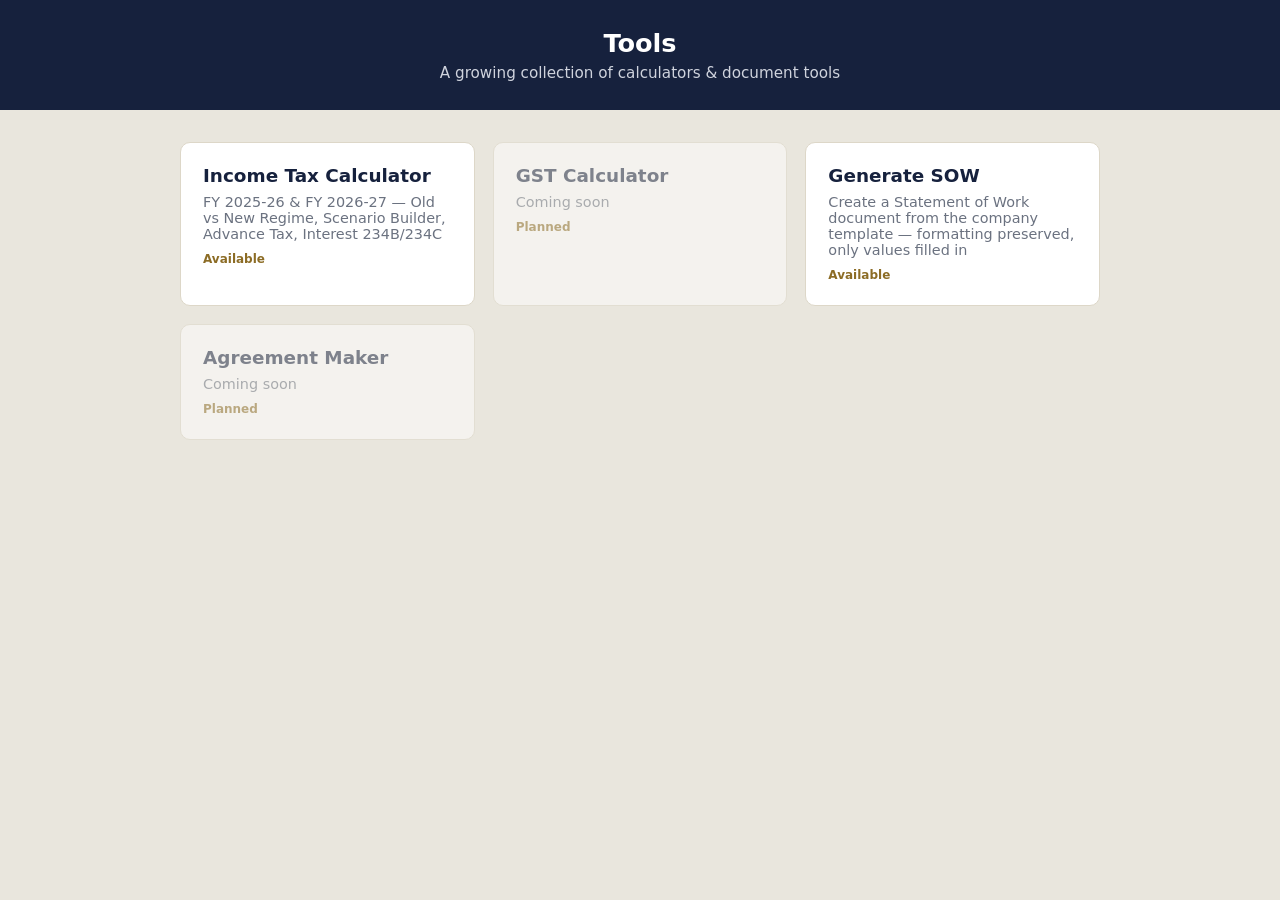
<file: index.html>
<!DOCTYPE html>
<html lang="en">
<head>
<meta charset="UTF-8" />
<meta name="viewport" content="width=device-width, initial-scale=1.0" />
<title>Tools — Tax, GST & More</title>
<link rel="stylesheet" href="shared/theme.css" />
<style>
  .hub-header {
    background: var(--navy);
    color: #fff;
    padding: 28px 24px;
    text-align: center;
  }
  .hub-header h1 { margin: 0 0 6px; font-size: 1.6rem; }
  .hub-header p { margin: 0; color: #cfd3dd; font-size: 0.95rem; }
  .hub-grid {
    max-width: 960px;
    margin: 32px auto;
    padding: 0 20px;
    display: grid;
    grid-template-columns: repeat(auto-fit, minmax(220px, 1fr));
    gap: 18px;
  }
  .tool-card {
    background: var(--card);
    border: 1px solid var(--border);
    border-radius: var(--radius);
    padding: 22px;
    transition: transform 0.15s ease, box-shadow 0.15s ease;
  }
  .tool-card:hover {
    transform: translateY(-3px);
    box-shadow: 0 6px 16px rgba(0,0,0,0.08);
  }
  .tool-card h2 { margin: 0 0 8px; font-size: 1.15rem; color: var(--navy); }
  .tool-card p { margin: 0; color: var(--muted); font-size: 0.9rem; }
  .tool-card.disabled { opacity: 0.5; cursor: default; }
  .tool-card.disabled:hover { transform: none; box-shadow: none; }
  .tag {
    display: inline-block;
    margin-top: 10px;
    font-size: 0.75rem;
    color: var(--gold-dark);
    font-weight: 600;
  }
</style>
</head>
<body>

<div class="hub-header">
  <h1>Tools</h1>
  <p>A growing collection of calculators &amp; document tools</p>
</div>

<div class="hub-grid">
  <a class="tool-card" href="tools/tax-calculator/index.html">
    <h2>Income Tax Calculator</h2>
    <p>FY 2025-26 &amp; FY 2026-27 — Old vs New Regime, Scenario Builder, Advance Tax, Interest 234B/234C</p>
    <span class="tag">Available</span>
  </a>

  <div class="tool-card disabled">
    <h2>GST Calculator</h2>
    <p>Coming soon</p>
    <span class="tag">Planned</span>
  </div>

  <a class="tool-card" href="tools/sow-generator/index.html">
    <h2>Generate SOW</h2>
    <p>Create a Statement of Work document from the company template — formatting preserved, only values filled in</p>
    <span class="tag">Available</span>
  </a>

  <div class="tool-card disabled">
    <h2>Agreement Maker</h2>
    <p>Coming soon</p>
    <span class="tag">Planned</span>
  </div>
</div>

</body>
</html>
</file>
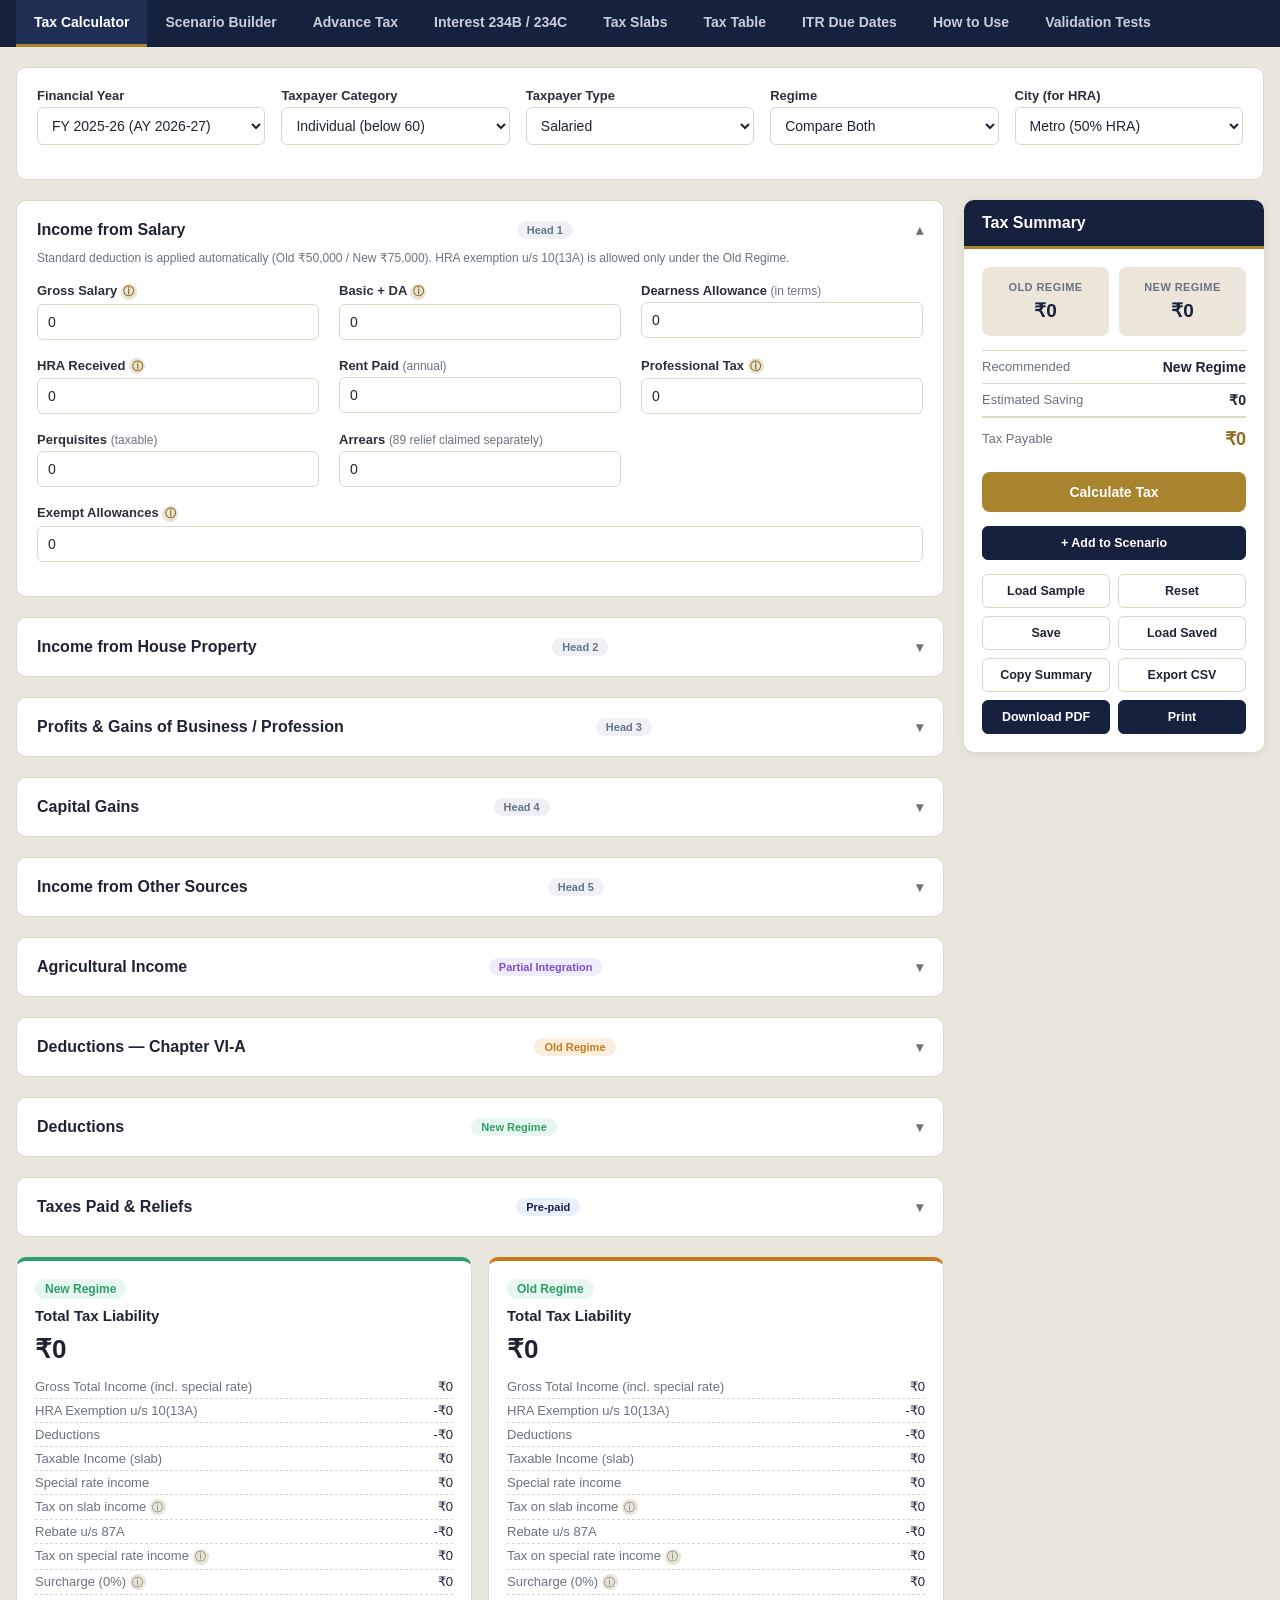
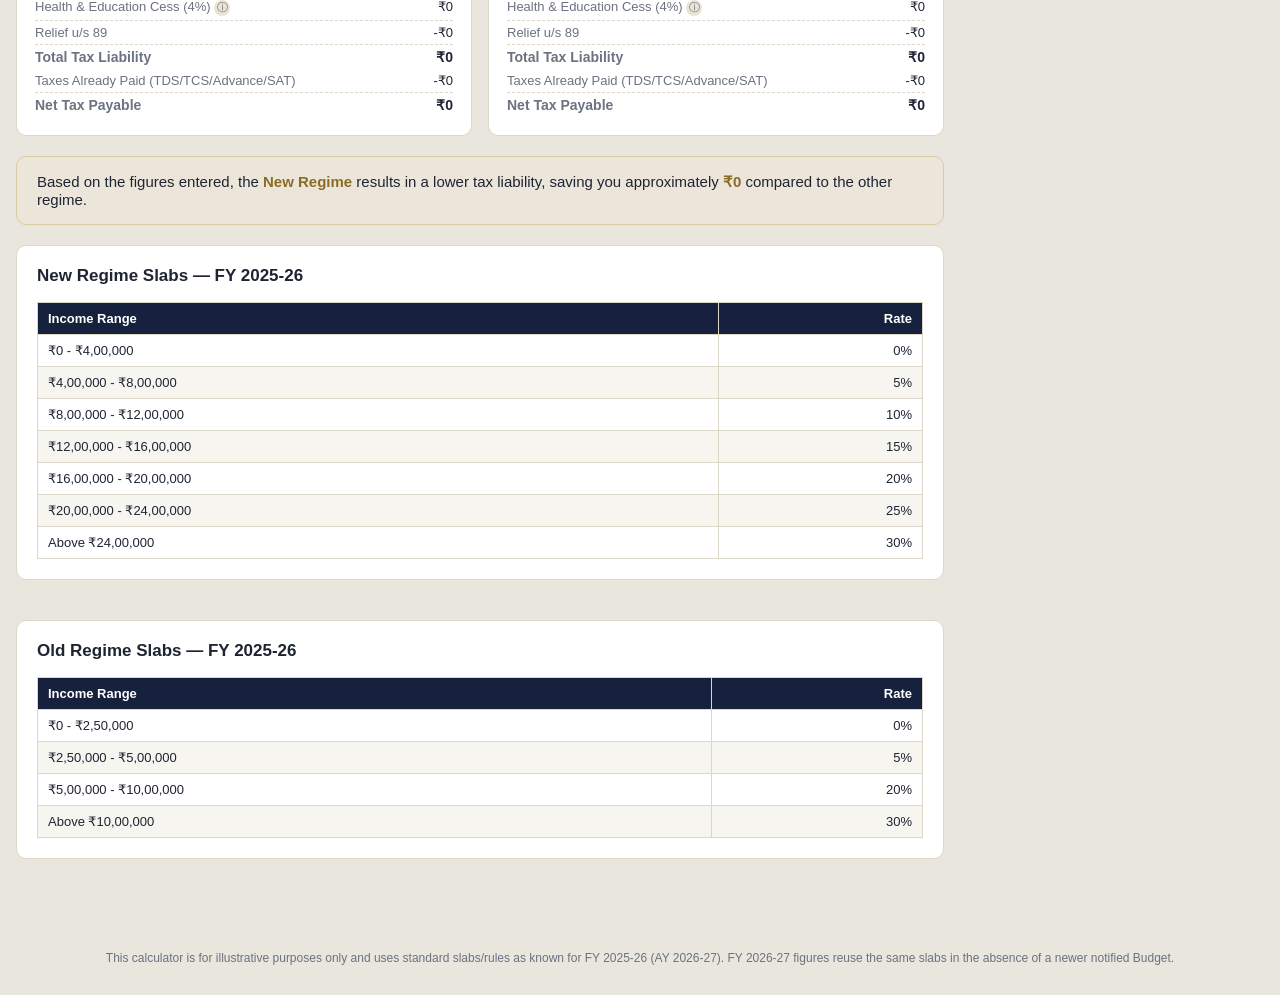
<file: tools/tax-calculator/index.html>
<!DOCTYPE html>
<html lang="en">
<head>
<meta charset="UTF-8" />
<meta name="viewport" content="width=device-width, initial-scale=1.0" />
<title>Income Tax Calculator — FY 2025-26 & FY 2026-27 | Old vs New Regime</title>
<link rel="stylesheet" href="style.css" />
</head>
<body>

<nav class="tabnav">
  <button class="tab-btn active" data-tab="calculator">Tax Calculator</button>
  <button class="tab-btn" data-tab="scenarios">Scenario Builder</button>
  <button class="tab-btn" data-tab="advance">Advance Tax</button>
  <button class="tab-btn" data-tab="interest">Interest 234B / 234C</button>
  <button class="tab-btn" data-tab="slabs">Tax Slabs</button>
  <button class="tab-btn" data-tab="table">Tax Table</button>
  <button class="tab-btn" data-tab="duedates">ITR Due Dates</button>
  <button class="tab-btn" data-tab="howto">How to Use</button>
  <button class="tab-btn" data-tab="tests">Validation Tests</button>
</nav>

<div class="wrap">

<!-- ============================== TAX CALCULATOR ============================== -->
<section class="tab-panel" id="tab-calculator">

  <div class="card controls controls-5">
    <div class="field">
      <label for="fy">Financial Year</label>
      <select id="fy">
        <option value="2025-26">FY 2025-26 (AY 2026-27)</option>
        <option value="2026-27">FY 2026-27 (AY 2027-28)</option>
      </select>
    </div>
    <div class="field">
      <label for="age">Taxpayer Category</label>
      <select id="age">
        <option value="below60">Individual (below 60)</option>
        <option value="senior">Senior Citizen (60–79)</option>
        <option value="supersenior">Super Senior (80+)</option>
        <option value="nonresident">Non-Resident</option>
        <option value="huf">HUF</option>
        <option value="aopboi">AOP / BOI</option>
        <option value="ajp">Artificial Juridical Person</option>
      </select>
    </div>
    <div class="field">
      <label for="taxpayerType">Taxpayer Type</label>
      <select id="taxpayerType">
        <option value="salaried">Salaried</option>
        <option value="pensioner">Pensioner</option>
        <option value="business">Business / Professional</option>
        <option value="other">Other</option>
      </select>
    </div>
    <div class="field">
      <label for="regimeToggle">Regime</label>
      <select id="regimeToggle">
        <option value="both">Compare Both</option>
        <option value="new">New Regime</option>
        <option value="old">Old Regime</option>
      </select>
    </div>
    <div class="field">
      <label for="metroCity">City (for HRA)</label>
      <select id="metroCity">
        <option value="metro">Metro (50% HRA)</option>
        <option value="nonmetro">Non-Metro (40% HRA)</option>
      </select>
    </div>
  </div>

  <div class="calc-layout">
    <div class="calc-main">

      <!-- HEAD 1: SALARY -->
      <details class="card accordion" open>
        <summary><span>Income from Salary</span><span class="head-tag">Head 1</span></summary>
        <p class="section-note">Standard deduction is applied automatically (Old ₹50,000 / New ₹75,000). HRA exemption u/s 10(13A) is allowed only under the Old Regime.</p>
        <div class="two-col">
          <div class="field">
            <label for="grossSalary">Gross Salary <span class="info-i" title="Bonus / Special Allowance / other components not itemised below">ⓘ</span></label>
            <input type="text" inputmode="numeric" autocomplete="off" class="money-input" id="grossSalary" value="0" />
          </div>
          <div class="field">
            <label for="basicDA">Basic + DA <span class="info-i" title="Forming part of salary; used as the base for HRA exemption">ⓘ</span></label>
            <input type="text" inputmode="numeric" autocomplete="off" class="money-input" id="basicDA" value="0" />
          </div>
          <div class="field">
            <label for="daTerms">Dearness Allowance <span class="hint">(in terms)</span></label>
            <input type="text" inputmode="numeric" autocomplete="off" class="money-input" id="daTerms" value="0" />
          </div>
          <div class="field">
            <label for="hraReceived">HRA Received <span class="info-i" title="Used with Basic+DA, Rent Paid, and City to compute the HRA exemption u/s 10(13A) — Old Regime only.">ⓘ</span></label>
            <input type="text" inputmode="numeric" autocomplete="off" class="money-input" id="hraReceived" value="0" />
          </div>
          <div class="field">
            <label for="rentPaid">Rent Paid <span class="hint">(annual)</span></label>
            <input type="text" inputmode="numeric" autocomplete="off" class="money-input" id="rentPaid" value="0" />
          </div>
          <div class="field">
            <label for="professionalTax">Professional Tax <span class="info-i" title="u/s 16(iii) — deductible only under the Old Regime">ⓘ</span></label>
            <input type="text" inputmode="numeric" autocomplete="off" class="money-input" id="professionalTax" value="0" />
          </div>
          <div class="field">
            <label for="perquisites">Perquisites <span class="hint">(taxable)</span></label>
            <input type="text" inputmode="numeric" autocomplete="off" class="money-input" id="perquisites" value="0" />
          </div>
          <div class="field">
            <label for="arrears">Arrears <span class="hint">(89 relief claimed separately)</span></label>
            <input type="text" inputmode="numeric" autocomplete="off" class="money-input" id="arrears" value="0" />
          </div>
          <div class="field full">
            <label for="exemptAllowances">Exempt Allowances <span class="info-i" title="u/s 10 — e.g. LTA, conveyance; allowed in both regimes">ⓘ</span></label>
            <input type="text" inputmode="numeric" autocomplete="off" class="money-input" id="exemptAllowances" value="0" />
          </div>
        </div>
      </details>

      <!-- HEAD 2: HOUSE PROPERTY -->
      <details class="card accordion">
        <summary><span>Income from House Property</span><span class="head-tag">Head 2</span></summary>
        <p class="section-note">Self-occupied interest u/s 24(b) is capped at ₹2,00,000 and allowed under the Old Regime only. Loss set-off against other heads is restricted to ₹2,00,000.</p>
        <div class="field">
          <label for="selfOccupiedInterest">Self-Occupied Property — Interest on Housing Loan u/s 24(b)</label>
          <input type="text" inputmode="numeric" autocomplete="off" class="money-input" id="selfOccupiedInterest" value="0" />
        </div>
        <div class="two-col">
          <div class="field">
            <label for="letOutRent">Let-Out — Gross Annual Rent</label>
            <input type="text" inputmode="numeric" autocomplete="off" class="money-input" id="letOutRent" value="0" />
          </div>
          <div class="field">
            <label for="municipalTax">Municipal Taxes Paid</label>
            <input type="text" inputmode="numeric" autocomplete="off" class="money-input" id="municipalTax" value="0" />
          </div>
          <div class="field">
            <label for="letOutInterest">Let-Out — Interest on Loan <span class="info-i" title="Sec 24(b): interest on a loan for a let-out property — no upper limit, subject to the overall ₹2,00,000 loss set-off cap.">ⓘ</span></label>
            <input type="text" inputmode="numeric" autocomplete="off" class="money-input" id="letOutInterest" value="0" />
          </div>
          <div class="field">
            <label for="preConstructionInterest">Pre-construction Interest <span class="hint">(1/5th)</span> <span class="info-i" title="Sec 24(b) proviso: pre-construction period interest, claimable in 5 equal annual instalments starting from the year of completion.">ⓘ</span></label>
            <input type="text" inputmode="numeric" autocomplete="off" class="money-input" id="preConstructionInterest" value="0" />
          </div>
          <div class="field">
            <label for="coOwnerShare">Co-owner Share (%) <span class="info-i" title="Your share of the let-out property">ⓘ</span></label>
            <input type="number" id="coOwnerShare" min="0" max="100" value="100" />
          </div>
        </div>
      </details>

      <!-- HEAD 3: BUSINESS / PROFESSION -->
      <details class="card accordion">
        <summary><span>Profits &amp; Gains of Business / Profession</span><span class="head-tag">Head 3</span></summary>
        <p class="section-note">Enter either the regular computation figures or presumptive income (44AD / 44ADA / 44AE). Presumptive income, where entered, is taken as the business income.</p>
        <div class="two-col">
          <div class="field">
            <label for="netProfit">Net Profit as per P&amp;L</label>
            <input type="text" inputmode="numeric" autocomplete="off" class="money-input" id="netProfit" value="0" />
          </div>
          <div class="field">
            <label for="addDisallowances">Add: Disallowances</label>
            <input type="text" inputmode="numeric" autocomplete="off" class="money-input" id="addDisallowances" value="0" />
          </div>
          <div class="field">
            <label for="addOtherAdditions">Add: Other Additions</label>
            <input type="text" inputmode="numeric" autocomplete="off" class="money-input" id="addOtherAdditions" value="0" />
          </div>
          <div class="field">
            <label for="lessAllowableDeductions">Less: Allowable Deductions</label>
            <input type="text" inputmode="numeric" autocomplete="off" class="money-input" id="lessAllowableDeductions" value="0" />
          </div>
          <div class="field">
            <label for="depreciationAdjustment">Depreciation Adjustment u/s 32</label>
            <input type="text" inputmode="numeric" autocomplete="off" class="money-input" id="depreciationAdjustment" value="0" />
          </div>
          <div class="field">
            <label for="presumptive44AD">Presumptive u/s 44AD</label>
            <input type="text" inputmode="numeric" autocomplete="off" class="money-input" id="presumptive44AD" value="0" />
          </div>
          <div class="field">
            <label for="presumptive44ADA">Presumptive u/s 44ADA</label>
            <input type="text" inputmode="numeric" autocomplete="off" class="money-input" id="presumptive44ADA" value="0" />
          </div>
          <div class="field">
            <label for="presumptive44AE">Presumptive u/s 44AE</label>
            <input type="text" inputmode="numeric" autocomplete="off" class="money-input" id="presumptive44AE" value="0" />
          </div>
          <div class="field">
            <label for="broughtForwardBusinessLoss">Brought-Forward Business Loss</label>
            <input type="text" inputmode="numeric" autocomplete="off" class="money-input" id="broughtForwardBusinessLoss" value="0" />
          </div>
          <div class="field">
            <label for="currentYearBusinessLoss">Current-Year Business Loss</label>
            <input type="text" inputmode="numeric" autocomplete="off" class="money-input" id="currentYearBusinessLoss" value="0" />
          </div>
        </div>
      </details>

      <!-- HEAD 4: CAPITAL GAINS -->
      <details class="card accordion">
        <summary><span>Capital Gains</span><span class="head-tag">Head 4</span></summary>
        <p class="section-note">Special-rate gains are taxed separately: STCG u/s 111A @20%, LTCG u/s 112A @12.5% (exemption ₹1,25,000), LTCG u/s 112 @12.5%. For residents, unexhausted basic exemption is set off against special-rate income.</p>
        <div class="two-col">
          <div class="field">
            <label for="stcgSlab">STCG Taxable at Slab Rates <span class="info-i" title="Short-term capital gains not covered by a special rate (e.g. unlisted shares, most debt mutual funds) — taxed at normal slab rates.">ⓘ</span></label>
            <input type="text" inputmode="numeric" autocomplete="off" class="money-input" id="stcgSlab" value="0" />
          </div>
          <div class="field">
            <label for="stcg111A">STCG u/s 111A <span class="hint">(equity, 20%)</span> <span class="info-i" title="Sec 111A: short-term gains on listed equity shares/equity mutual fund units (STT paid) — flat 20%.">ⓘ</span></label>
            <input type="text" inputmode="numeric" autocomplete="off" class="money-input" id="stcg111A" value="0" />
          </div>
          <div class="field">
            <label for="ltcg112A">LTCG u/s 112A <span class="hint">(equity, 12.5%)</span> <span class="info-i" title="Sec 112A: long-term gains on listed equity shares/equity mutual fund units — 12.5%, with a ₹1,25,000 annual exemption.">ⓘ</span></label>
            <input type="text" inputmode="numeric" autocomplete="off" class="money-input" id="ltcg112A" value="0" />
          </div>
          <div class="field">
            <label for="ltcg112">LTCG u/s 112 <span class="hint">(others, 12.5%)</span> <span class="info-i" title="Sec 112: long-term capital gains on other assets (property, debt instruments, unlisted shares, etc.) — 12.5%.">ⓘ</span></label>
            <input type="text" inputmode="numeric" autocomplete="off" class="money-input" id="ltcg112" value="0" />
          </div>
        </div>
      </details>

      <!-- HEAD 5: OTHER SOURCES -->
      <details class="card accordion">
        <summary><span>Income from Other Sources</span><span class="head-tag">Head 5</span></summary>
        <p class="section-note">Lottery / online gaming / VDA / unexplained income are taxed at special rates (30% / 30% / 30% / 60% respectively) and are not eligible for rebate u/s 87A.</p>
        <div class="two-col">
          <div class="field">
            <label for="savingsInterest">Savings Bank Interest</label>
            <input type="text" inputmode="numeric" autocomplete="off" class="money-input" id="savingsInterest" value="0" />
          </div>
          <div class="field">
            <label for="fdInterest">Fixed Deposit / Other Interest</label>
            <input type="text" inputmode="numeric" autocomplete="off" class="money-input" id="fdInterest" value="0" />
          </div>
          <div class="field">
            <label for="dividendIncome">Dividend Income</label>
            <input type="text" inputmode="numeric" autocomplete="off" class="money-input" id="dividendIncome" value="0" />
          </div>
          <div class="field">
            <label for="familyPension">Family Pension <span class="info-i" title="Deduction: 1/3rd or ₹15,000 (Old) / ₹25,000 (New), whichever lower">ⓘ</span></label>
            <input type="text" inputmode="numeric" autocomplete="off" class="money-input" id="familyPension" value="0" />
          </div>
          <div class="field">
            <label for="lottery115BB">Lottery / Winnings <span class="hint">u/s 115BB (30%)</span></label>
            <input type="text" inputmode="numeric" autocomplete="off" class="money-input" id="lottery115BB" value="0" />
          </div>
          <div class="field">
            <label for="onlineGaming115BBJ">Online Gaming <span class="hint">u/s 115BBJ (30%)</span></label>
            <input type="text" inputmode="numeric" autocomplete="off" class="money-input" id="onlineGaming115BBJ" value="0" />
          </div>
          <div class="field">
            <label for="vda115BBH">VDA / Crypto <span class="hint">u/s 115BBH (30%)</span></label>
            <input type="text" inputmode="numeric" autocomplete="off" class="money-input" id="vda115BBH" value="0" />
          </div>
          <div class="field">
            <label for="unexplained115BBE">Unexplained Income <span class="hint">u/s 115BBE (60%)</span></label>
            <input type="text" inputmode="numeric" autocomplete="off" class="money-input" id="unexplained115BBE" value="0" />
          </div>
          <div class="field full">
            <label for="otherIncomeSlab">Other Income <span class="hint">(taxable at slab)</span></label>
            <input type="text" inputmode="numeric" autocomplete="off" class="money-input" id="otherIncomeSlab" value="0" />
          </div>
        </div>
      </details>

      <!-- AGRICULTURAL INCOME -->
      <details class="card accordion">
        <summary><span>Agricultural Income</span><span class="head-tag partial">Partial Integration</span></summary>
        <p class="section-note">Net agricultural income above ₹5,000 is aggregated for rate purposes (partial integration) where the taxpayer is an individual/HUF and non-agricultural income exceeds the basic exemption.</p>
        <div class="field">
          <label for="agriIncome">Net Agricultural Income <span class="info-i" title="Exempt u/s 10(1); partial integration for rate purposes follows the Finance Act's First Schedule, Part IV rules.">ⓘ</span></label>
          <input type="text" inputmode="numeric" autocomplete="off" class="money-input" id="agriIncome" value="0" />
        </div>
      </details>

      <!-- DEDUCTIONS: OLD REGIME -->
      <details class="card accordion">
        <summary><span>Deductions — Chapter VI-A</span><span class="head-tag old">Old Regime</span></summary>
        <p class="section-note">These deductions are available under the Old Regime. Statutory ceilings (e.g. 80C aggregate ₹1,50,000; 80CCD(1B) ₹50,000) are applied automatically, with a validation note.</p>
        <div class="two-col">
          <div class="field"><label for="sec80C">80C <span class="info-i" title="Sec 80C: investments in PPF, ELSS, life insurance premium, EPF, principal repayment of home loan, etc. Combined limit with 80CCC & 80CCD(1): ₹1,50,000.">ⓘ</span></label><input type="text" inputmode="numeric" autocomplete="off" class="money-input" id="sec80C" value="0" /></div>
          <div class="field"><label for="sec80CCC">80CCC <span class="info-i" title="Sec 80CCC: contribution to LIC/insurer pension/annuity plans. Combined limit with 80C & 80CCD(1): ₹1,50,000.">ⓘ</span></label><input type="text" inputmode="numeric" autocomplete="off" class="money-input" id="sec80CCC" value="0" /></div>
          <div class="field"><label for="sec80CCD1">80CCD(1) — employee NPS <span class="info-i" title="Sec 80CCD(1): employee's own NPS contribution. Combined limit with 80C & 80CCC: ₹1,50,000.">ⓘ</span></label><input type="text" inputmode="numeric" autocomplete="off" class="money-input" id="sec80CCD1" value="0" /></div>
          <div class="field"><label for="sec80CCD1B">80CCD(1B) — addl. NPS <span class="info-i" title="Sec 80CCD(1B): additional NPS contribution, over and above the ₹1,50,000 limit under 80CCE. Max ₹50,000.">ⓘ</span></label><input type="text" inputmode="numeric" autocomplete="off" class="money-input" id="sec80CCD1B" value="0" /></div>
          <div class="field"><label for="sec80CCD2_old">80CCD(2) — employer NPS <span class="info-i" title="Sec 80CCD(2): employer's NPS contribution — deductible in both Old and New Regime, outside the ₹1,50,000 cap.">ⓘ</span></label><input type="text" inputmode="numeric" autocomplete="off" class="money-input" id="sec80CCD2_old" value="0" /></div>
          <div class="field"><label for="sec80D">80D — Mediclaim <span class="info-i" title="Sec 80D: medical insurance premium for self/family/parents. Max ₹25,000 (₹50,000 if the insured is a senior citizen).">ⓘ</span></label><input type="text" inputmode="numeric" autocomplete="off" class="money-input" id="sec80D" value="0" /></div>
          <div class="field"><label for="sec80DD">80DD <span class="info-i" title="Sec 80DD: maintenance/medical treatment of a dependant with disability. Fixed deduction ₹75,000 (₹1,25,000 for severe disability), irrespective of actual expense.">ⓘ</span></label><input type="text" inputmode="numeric" autocomplete="off" class="money-input" id="sec80DD" value="0" /></div>
          <div class="field"><label for="sec80DDB">80DDB <span class="info-i" title="Sec 80DDB: medical treatment of specified diseases. Max ₹40,000 (₹1,00,000 for senior citizens).">ⓘ</span></label><input type="text" inputmode="numeric" autocomplete="off" class="money-input" id="sec80DDB" value="0" /></div>
          <div class="field"><label for="sec80E">80E — education loan <span class="info-i" title="Sec 80E: interest on a loan for higher education — no upper limit on the amount, allowed for 8 consecutive years.">ⓘ</span></label><input type="text" inputmode="numeric" autocomplete="off" class="money-input" id="sec80E" value="0" /></div>
          <div class="field"><label for="sec80EE">80EE <span class="info-i" title="Sec 80EE: interest on home loan for first-time buyers (loan sanctioned FY2016-17). Max ₹50,000, over and above Sec 24(b).">ⓘ</span></label><input type="text" inputmode="numeric" autocomplete="off" class="money-input" id="sec80EE" value="0" /></div>
          <div class="field"><label for="sec80EEA">80EEA <span class="info-i" title="Sec 80EEA: additional interest on home loan for affordable housing (loan sanctioned FY2019-20 to FY2021-22). Max ₹1,50,000.">ⓘ</span></label><input type="text" inputmode="numeric" autocomplete="off" class="money-input" id="sec80EEA" value="0" /></div>
          <div class="field"><label for="sec80G">80G — donations <span class="info-i" title="Sec 80G: donations to specified charitable funds/institutions — 50% or 100% deduction depending on the fund, some subject to a qualifying-income limit.">ⓘ</span></label><input type="text" inputmode="numeric" autocomplete="off" class="money-input" id="sec80G" value="0" /></div>
          <div class="field"><label for="sec80GG">80GG — rent (no HRA) <span class="info-i" title="Sec 80GG: rent paid where HRA is not received. Least of ₹5,000/month, 25% of total income, or rent minus 10% of total income.">ⓘ</span></label><input type="text" inputmode="numeric" autocomplete="off" class="money-input" id="sec80GG" value="0" /></div>
          <div class="field"><label for="sec80GGA">80GGA <span class="info-i" title="Sec 80GGA: donations for scientific research or rural development.">ⓘ</span></label><input type="text" inputmode="numeric" autocomplete="off" class="money-input" id="sec80GGA" value="0" /></div>
          <div class="field"><label for="sec80GGC">80GGC <span class="info-i" title="Sec 80GGC: contributions to a registered political party or electoral trust.">ⓘ</span></label><input type="text" inputmode="numeric" autocomplete="off" class="money-input" id="sec80GGC" value="0" /></div>
          <div class="field"><label for="sec80TTA">80TTA — savings interest <span class="info-i" title="Sec 80TTA: interest on a savings bank account, for individuals/HUF below 60. Max ₹10,000.">ⓘ</span></label><input type="text" inputmode="numeric" autocomplete="off" class="money-input" id="sec80TTA" value="0" /></div>
          <div class="field"><label for="sec80TTB">80TTB — senior interest <span class="info-i" title="Sec 80TTB: interest on all deposits (savings + FD), for resident senior citizens only. Max ₹50,000; replaces 80TTA for them.">ⓘ</span></label><input type="text" inputmode="numeric" autocomplete="off" class="money-input" id="sec80TTB" value="0" /></div>
          <div class="field"><label for="sec80U">80U — disability <span class="info-i" title="Sec 80U: deduction for a taxpayer with a disability — fixed ₹75,000 (₹1,25,000 for severe disability), irrespective of actual expense.">ⓘ</span></label><input type="text" inputmode="numeric" autocomplete="off" class="money-input" id="sec80U" value="0" /></div>
          <div class="field full"><label for="otherDeductions">Other Chapter VI-A deductions</label><input type="text" inputmode="numeric" autocomplete="off" class="money-input" id="otherDeductions" value="0" /></div>
        </div>
      </details>

      <!-- DEDUCTIONS: NEW REGIME -->
      <details class="card accordion">
        <summary><span>Deductions</span><span class="head-tag new">New Regime</span></summary>
        <p class="section-note">Only a limited set of deductions is permitted under the New Regime u/s 115BAC.</p>
        <div class="two-col">
          <div class="field"><label for="sec80CCD2_new">80CCD(2) — employer NPS <span class="info-i" title="Sec 80CCD(2): employer's NPS contribution — one of the few deductions retained under the New Regime u/s 115BAC.">ⓘ</span></label><input type="text" inputmode="numeric" autocomplete="off" class="money-input" id="sec80CCD2_new" value="0" /></div>
          <div class="field"><label for="sec80CCH2">80CCH(2) — Agniveer <span class="info-i" title="Sec 80CCH(2): contribution to the Agniveer Corpus Fund — fully deductible, available under both regimes.">ⓘ</span></label><input type="text" inputmode="numeric" autocomplete="off" class="money-input" id="sec80CCH2" value="0" /></div>
          <div class="field"><label for="sec80JJAA">80JJAA — new employment <span class="info-i" title="Sec 80JJAA: deduction for employing new employees — 30% of additional employee cost, claimable for 3 assessment years.">ⓘ</span></label><input type="text" inputmode="numeric" autocomplete="off" class="money-input" id="sec80JJAA" value="0" /></div>
          <div class="field"><label for="sec80LA3A">80LA(1A) — IFSC unit <span class="info-i" title="Sec 80LA(1A): deduction for income of an IFSC (International Financial Services Centre) unit.">ⓘ</span></label><input type="text" inputmode="numeric" autocomplete="off" class="money-input" id="sec80LA3A" value="0" /></div>
        </div>
      </details>

      <!-- TAXES PAID & RELIEFS -->
      <details class="card accordion">
        <summary><span>Taxes Paid &amp; Reliefs</span><span class="head-tag prepaid">Pre-paid</span></summary>
        <p class="section-note">Enter taxes already paid to arrive at the net payable / refundable position.</p>
        <div class="two-col">
          <div class="field"><label for="tds">TDS <span class="info-i" title="Tax Deducted at Source, u/s 192–195 (various) — already collected by the payer and deposited with the government.">ⓘ</span></label><input type="text" inputmode="numeric" autocomplete="off" class="money-input" id="tds" value="0" /></div>
          <div class="field"><label for="tcs">TCS <span class="info-i" title="Tax Collected at Source, u/s 206C — already collected by the seller/collector and deposited with the government.">ⓘ</span></label><input type="text" inputmode="numeric" autocomplete="off" class="money-input" id="tcs" value="0" /></div>
          <div class="field"><label for="advanceTax">Advance Tax Paid <span class="info-i" title="Advance tax paid in instalments during the year, u/s 208–211.">ⓘ</span></label><input type="text" inputmode="numeric" autocomplete="off" class="money-input" id="advanceTax" value="0" /></div>
          <div class="field"><label for="selfAssessmentTax">Self-Assessment Tax <span class="info-i" title="Tax paid u/s 140A at the time of filing the return, to clear any balance tax liability.">ⓘ</span></label><input type="text" inputmode="numeric" autocomplete="off" class="money-input" id="selfAssessmentTax" value="0" /></div>
          <div class="field"><label for="relief89">Relief u/s 89 <span class="info-i" title="Sec 89: relief for tax arising from salary received in arrears or advance, which would otherwise be taxed at a higher rate due to bunching into one year.">ⓘ</span></label><input type="text" inputmode="numeric" autocomplete="off" class="money-input" id="relief89" value="0" /></div>
        </div>
      </details>

      <div id="results"></div>

    </div>

    <!-- STICKY SUMMARY SIDEBAR -->
    <aside class="calc-sidebar">
      <div class="summary-card">
        <div class="summary-header">Tax Summary</div>
        <div class="summary-body">
          <div class="summary-boxes">
            <div class="summary-box">
              <span>OLD REGIME</span>
              <strong id="sumOld">₹0</strong>
            </div>
            <div class="summary-box">
              <span>NEW REGIME</span>
              <strong id="sumNew">₹0</strong>
            </div>
          </div>
          <div class="summary-row"><span>Recommended</span><strong id="sumRecommended">—</strong></div>
          <div class="summary-row"><span>Estimated Saving</span><strong id="sumSaving">—</strong></div>
          <div class="summary-row main"><span>Tax Payable</span><strong id="sumPayable">₹0</strong></div>

          <button id="calcBtn" class="gold-btn full-btn">Calculate Tax</button>
          <button id="addToScenarioBtn" class="util-btn full-btn scenario-add-btn">+ Add to Scenario</button>

          <div class="util-grid">
            <button id="loadSampleBtn" class="util-btn">Load Sample</button>
            <button id="resetBtn" class="util-btn">Reset</button>
            <button id="saveBtn" class="util-btn">Save</button>
            <button id="loadSavedBtn" class="util-btn">Load Saved</button>
            <button id="copySummaryBtn" class="util-btn">Copy Summary</button>
            <button id="exportCsvBtn" class="util-btn">Export CSV</button>
            <button id="downloadPdfBtn" class="util-btn dark-btn">Download PDF</button>
            <button id="printBtn" class="util-btn dark-btn">Print</button>
          </div>
        </div>
      </div>
    </aside>
  </div>
</section>

<!-- ============================== SCENARIO BUILDER ============================== -->
<section class="tab-panel hidden" id="tab-scenarios">
  <div class="card accordion-static" open>
    <div class="static-header"><span>Scenario Builder</span><span class="head-tag partial">Up to 4 scenarios</span></div>
    <p class="section-note">
      Save the current calculation as a scenario, build up to four different income structures (e.g. Salary vs. Professional
      vs. Business vs. a Mixed structure), then compare them side by side to see which results in the lowest tax.
      Go to the <strong>Tax Calculator</strong> tab, fill in an income structure, click <strong>Calculate Tax</strong>, then
      <strong>+ Add to Scenario</strong>. Clear the form and repeat for each scenario you want to compare.
    </p>
    <div id="scenarioCards" class="scenario-cards"></div>
    <div id="scenarioComparison"></div>
  </div>
</section>

<!-- ============================== ADVANCE TAX ============================== -->
<section class="tab-panel hidden" id="tab-advance">
  <div class="card accordion-static" open>
    <div class="static-header"><span>Advance Tax Calculator</span><span class="head-tag">FY 2026-27</span></div>
    <p class="section-note">Computes instalment-wise advance tax u/s 208–211. Normal taxpayers: 15% by 15 Jun, 45% by 15 Sep, 75% by 15 Dec, 100% by 15 Mar. Presumptive (44AD/44ADA): 100% by 15 Mar.</p>
    <div class="two-col">
      <div class="field"><label for="advAge">Taxpayer Category</label>
        <select id="advAge">
          <option value="below60">Individual (below 60)</option>
          <option value="senior">Senior Citizen (60–80)</option>
          <option value="supersenior">Super Senior Citizen (80+)</option>
        </select>
      </div>
      <div class="field"><label for="advRegime">Regime</label>
        <select id="advRegime">
          <option value="new">New Regime</option>
          <option value="old">Old Regime</option>
        </select>
      </div>
      <div class="field"><label for="advIncome">Estimated Total Income</label><input type="text" inputmode="numeric" autocomplete="off" class="money-input" id="advIncome" value="0" /></div>
      <div class="field"><label for="advTds">TDS / TCS deductible</label><input type="text" inputmode="numeric" autocomplete="off" class="money-input" id="advTds" value="0" /></div>
      <div class="field"><label for="advTcs">TCS (separate, if any)</label><input type="text" inputmode="numeric" autocomplete="off" class="money-input" id="advTcs" value="0" /></div>
      <div class="field"><label for="advRelief">Relief u/s 89 / 90 / 91</label><input type="text" inputmode="numeric" autocomplete="off" class="money-input" id="advRelief" value="0" /></div>
    </div>
    <label class="checkbox-row"><input type="checkbox" id="advPresumptive" /> Presumptive taxpayer (44AD / 44ADA) — single instalment by 15 March</label>
    <div class="two-col">
      <div class="field"><label for="advJun">Paid by 15 Jun</label><input type="text" inputmode="numeric" autocomplete="off" class="money-input" id="advJun" value="0" /></div>
      <div class="field"><label for="advSep">Paid by 15 Sep</label><input type="text" inputmode="numeric" autocomplete="off" class="money-input" id="advSep" value="0" /></div>
      <div class="field"><label for="advDec">Paid by 15 Dec</label><input type="text" inputmode="numeric" autocomplete="off" class="money-input" id="advDec" value="0" /></div>
      <div class="field"><label for="advMar">Paid by 15 Mar</label><input type="text" inputmode="numeric" autocomplete="off" class="money-input" id="advMar" value="0" /></div>
    </div>
    <button id="advComputeBtn" class="gold-btn">Compute Advance Tax</button>
    <div id="advResults"></div>
  </div>
</section>

<!-- ============================== INTEREST 234B/234C ============================== -->
<section class="tab-panel hidden" id="tab-interest">
  <div class="card accordion-static">
    <div class="static-header"><span>Interest u/s 234B &amp; 234C</span><span class="head-tag">Default Interest</span></div>
    <p class="section-note">Section 234B: 1% per month on shortfall where advance tax paid is less than 90% of assessed tax. Section 234C: 1% per month for deferment of advance-tax instalments. Assessed tax is net of TDS/TCS and reliefs.</p>
    <div class="two-col">
      <div class="field"><label for="intAssessedTax">Assessed Tax (net of TDS/TCS)</label><input type="text" inputmode="numeric" autocomplete="off" class="money-input" id="intAssessedTax" value="0" /></div>
      <div class="field"><label for="intAdvancePaid">Total Advance Tax Paid</label><input type="text" inputmode="numeric" autocomplete="off" class="money-input" id="intAdvancePaid" value="0" /></div>
      <div class="field"><label for="intMonths234B">234B — months of default <span class="info-i" title="Number of months from 1 April of the assessment year until the date of determination/payment">ⓘ</span></label><input type="number" id="intMonths234B" min="0" value="0" /></div>
    </div>
    <label class="checkbox-row"><input type="checkbox" id="intPresumptive" /> Presumptive taxpayer (44AD / 44ADA)</label>
    <div class="two-col">
      <div class="field"><label for="intJun">Cumulative paid by 15 Jun</label><input type="text" inputmode="numeric" autocomplete="off" class="money-input" id="intJun" value="0" /></div>
      <div class="field"><label for="intSep">Cumulative paid by 15 Sep</label><input type="text" inputmode="numeric" autocomplete="off" class="money-input" id="intSep" value="0" /></div>
      <div class="field"><label for="intDec">Cumulative paid by 15 Dec</label><input type="text" inputmode="numeric" autocomplete="off" class="money-input" id="intDec" value="0" /></div>
      <div class="field"><label for="intMar">Cumulative paid by 15 Mar</label><input type="text" inputmode="numeric" autocomplete="off" class="money-input" id="intMar" value="0" /></div>
    </div>
    <button id="intComputeBtn" class="gold-btn">Compute Interest</button>
    <div id="intResults"></div>
  </div>
</section>

<!-- ============================== TAX SLABS ============================== -->
<section class="tab-panel hidden" id="tab-slabs">
  <div class="card accordion-static">
    <div class="static-header"><span>Income Tax Slab Rates</span><span class="head-tag">FY 2025-26 &amp; FY 2026-27</span></div>
    <div id="slabsContent"></div>
  </div>
</section>

<!-- ============================== TAX TABLE ============================== -->
<section class="tab-panel hidden" id="tab-table">
  <div class="card accordion-static">
    <div class="static-header"><span>Quick-Reference Tax Table</span><span class="head-tag">Old vs New, by Income Level</span></div>
    <p class="section-note">Illustrative total tax liability (no deductions, standard deduction only, salaried individual below 60) at common income levels — useful for quickly showing a client where the regime crossover happens.</p>
    <div class="two-col" style="max-width:320px">
      <div class="field"><label for="tableFY">Financial Year</label>
        <select id="tableFY">
          <option value="2025-26">FY 2025-26</option>
          <option value="2026-27">FY 2026-27</option>
        </select>
      </div>
    </div>
    <div id="tableContent"></div>
  </div>
</section>

<!-- ============================== ITR DUE DATES ============================== -->
<section class="tab-panel hidden" id="tab-duedates">
  <div class="card accordion-static">
    <div class="static-header"><span>ITR Due Dates</span><span class="head-tag">AY 2026-27 &amp; AY 2027-28</span></div>
    <p class="section-note">Standard statutory due dates under the Income-tax Act. Dates are extended only by specific CBDT notification/circular for a given assessment year — confirm against the latest notification before relying on these for filing.</p>
    <table class="slab-table">
      <thead><tr><th>Category of Taxpayer</th><th>Due Date</th></tr></thead>
      <tbody>
        <tr><td>Individuals / HUF — no audit required</td><td>31 July</td></tr>
        <tr><td>Businesses requiring audit (incl. companies)</td><td>31 October</td></tr>
        <tr><td>Taxpayers with transfer pricing report (Form 3CEB)</td><td>30 November</td></tr>
        <tr><td>Belated return u/s 139(4)</td><td>31 December</td></tr>
        <tr><td>Revised return u/s 139(5)</td><td>31 December</td></tr>
        <tr><td>Updated return u/s 139(8A)</td><td>Within 48 months from end of relevant AY</td></tr>
      </tbody>
    </table>
  </div>
</section>

<!-- ============================== HOW TO USE ============================== -->
<section class="tab-panel hidden" id="tab-howto">
  <div class="card accordion-static">
    <div class="static-header"><span>How to Use This Calculator</span></div>
    <ol class="howto-list">
      <li>Select the Financial Year, Taxpayer Category (age), Taxpayer Type, and the regime(s) you want to compare on the <strong>Tax Calculator</strong> tab.</li>
      <li>Expand each income head (Salary, House Property, Business/Profession, Capital Gains, Other Sources) and fill in the relevant figures. Leave anything not applicable at 0.</li>
      <li>Under the Old Regime, fill in Chapter VI-A deductions (80C, 80D, etc.) — these are ignored automatically under the New Regime.</li>
      <li>Enter any taxes already paid (TDS, TCS, advance tax, self-assessment tax) and relief u/s 89 in the last section.</li>
      <li>Click <strong>Calculate Tax</strong> — the sticky summary panel on the right shows the Old vs New regime totals, which one is recommended, and the estimated saving.</li>
      <li>Use <strong>Load Sample</strong> to see a worked example, <strong>Save / Load Saved</strong> to keep figures for a client between visits, and <strong>Export CSV / Download PDF / Print</strong> to share the computation.</li>
      <li>Use the <strong>Advance Tax</strong> and <strong>Interest 234B/234C</strong> tabs to check instalment compliance and any default interest once the annual tax liability is known.</li>
    </ol>
  </div>
</section>

<!-- ============================== VALIDATION TESTS ============================== -->
<section class="tab-panel hidden" id="tab-tests">
  <div class="card accordion-static">
    <div class="static-header"><span>Validation Tests</span><span class="head-tag">Self-Check</span></div>
    <p class="section-note">A handful of hand-verified scenarios run against the live calculation engine, to confirm the maths hasn't regressed.</p>
    <button id="runTestsBtn" class="gold-btn">Run Tests</button>
    <div id="testResults"></div>
  </div>
</section>

</div>

<footer class="site-footer">
  <p>This calculator is for illustrative purposes only and uses standard slabs/rules as known for FY 2025-26 (AY 2026-27). FY 2026-27 figures reuse the same slabs in the absence of a newer notified Budget.</p>
</footer>

<script src="script.js"></script>
</body>
</html>
</file>
<file: shared/theme.css>
:root {
  --bg: #e9e6dd;
  --card: #ffffff;
  --border: #ddd7c8;
  --text: #1f2433;
  --muted: #6b7280;
  --navy: #16213d;
  --navy-light: #1f2f54;
  --gold: #a9842f;
  --gold-dark: #8c6c25;
  --cream: #ece6da;
  --radius: 10px;
}

* { box-sizing: border-box; }

body {
  margin: 0;
  font-family: "Segoe UI", system-ui, -apple-system, sans-serif;
  background: var(--bg);
  color: var(--text);
}

a { color: inherit; text-decoration: none; }

/* Shared toast notifications */
#toast-container {
  position: fixed;
  top: 16px;
  right: 16px;
  z-index: 9999;
  display: flex;
  flex-direction: column;
  gap: 8px;
}
.toast {
  min-width: 220px;
  max-width: 360px;
  padding: 12px 16px;
  border-radius: 8px;
  font-size: 13.5px;
  font-weight: 600;
  color: #fff;
  background: var(--navy);
  box-shadow: 0 6px 16px rgba(0,0,0,0.18);
  opacity: 0;
  transform: translateY(-8px);
  transition: opacity 0.2s ease, transform 0.2s ease;
}
.toast-show { opacity: 1; transform: translateY(0); }
.toast-success { background: #2f9e6f; }
.toast-error { background: #c0392b; }
.toast-info { background: var(--navy); }
</file>
<file: tools/tax-calculator/style.css>
:root {
  --bg: #e9e6dd;
  --card: #ffffff;
  --border: #ddd7c8;
  --text: #1f2433;
  --muted: #6b7280;
  --navy: #16213d;
  --navy-light: #1f2f54;
  --gold: #a9842f;
  --gold-dark: #8c6c25;
  --cream: #ece6da;
  --new: #2f9e6f;
  --old: #c97a1d;
  --danger: #c0392b;
  --radius: 10px;
}

* { box-sizing: border-box; }

body {
  margin: 0;
  font-family: "Segoe UI", Roboto, Arial, sans-serif;
  background: var(--bg);
  color: var(--text);
}

.wrap {
  max-width: 1280px;
  margin: 0 auto;
  padding: 20px 16px 60px;
}

/* Top tab navigation */
.tabnav {
  background: var(--navy);
  display: flex;
  flex-wrap: wrap;
  padding: 0 16px;
}
.tab-btn {
  background: transparent;
  border: none;
  color: #c9cedb;
  padding: 14px 18px;
  font-size: 14px;
  font-weight: 600;
  cursor: pointer;
  border-bottom: 3px solid transparent;
}
.tab-btn:hover { color: #fff; }
.tab-btn.active {
  color: #fff;
  border-bottom-color: var(--gold);
  background: var(--navy-light);
}

.tab-panel.hidden { display: none; }
.hidden { display: none; }

.card {
  background: var(--card);
  border: 1px solid var(--border);
  border-radius: var(--radius);
  padding: 20px;
  margin-bottom: 20px;
}

.card h2 {
  margin: 0 0 16px;
  font-size: 17px;
}

.controls {
  display: grid;
  grid-template-columns: repeat(auto-fit, minmax(200px, 1fr));
  gap: 16px;
}

.field {
  margin-bottom: 14px;
}
.field label {
  display: block;
  font-size: 13px;
  font-weight: 600;
  margin-bottom: 4px;
  color: #2b2f3a;
}
.field .hint {
  font-weight: 400;
  color: var(--muted);
  font-size: 12px;
}
.info-i {
  display: inline-flex;
  align-items: center;
  justify-content: center;
  width: 16px;
  height: 16px;
  border-radius: 50%;
  background: #e9e3d4;
  color: var(--gold-dark);
  font-size: 11px;
  font-style: normal;
  cursor: help;
}
.field input, .field select {
  width: 100%;
  padding: 9px 10px;
  border: 1px solid var(--border);
  border-radius: 6px;
  font-size: 14px;
  background: #fff;
  color: var(--text);
}
.field input:focus, .field select:focus {
  outline: none;
  border-color: var(--gold);
  box-shadow: 0 0 0 3px rgba(169,132,47,0.15);
}

.checkbox-row {
  display: flex;
  align-items: center;
  gap: 8px;
  font-size: 13px;
  font-weight: 600;
  margin: 8px 0 16px;
}
.checkbox-row input { width: auto; }

/* Buttons */
button { font-family: inherit; }
.gold-btn {
  border: none;
  border-radius: 8px;
  padding: 12px 22px;
  font-size: 14px;
  font-weight: 700;
  cursor: pointer;
  background: var(--gold);
  color: #fff;
  transition: background 0.15s;
}
.gold-btn:hover { background: var(--gold-dark); }
.full-btn { width: 100%; margin: 14px 0; }

.util-grid {
  display: grid;
  grid-template-columns: 1fr 1fr;
  gap: 8px;
}
.util-btn {
  border: 1px solid var(--border);
  border-radius: 6px;
  padding: 9px 8px;
  font-size: 12.5px;
  font-weight: 600;
  cursor: pointer;
  background: #fff;
  color: var(--text);
}
.util-btn:hover { background: #f4f2ec; }
.util-btn.dark-btn {
  background: var(--navy);
  color: #fff;
  border-color: var(--navy);
}
.util-btn.dark-btn:hover { background: var(--navy-light); }

/* Calculator layout: main content + sticky sidebar */
.calc-layout {
  display: grid;
  grid-template-columns: 1fr 300px;
  gap: 20px;
  align-items: start;
}
@media (max-width: 900px) {
  .calc-layout { grid-template-columns: 1fr; }
  .calc-sidebar { position: static; }
}

.calc-sidebar {
  position: sticky;
  top: 16px;
}

.summary-card {
  background: var(--card);
  border-radius: var(--radius);
  overflow: hidden;
  box-shadow: 0 2px 10px rgba(0,0,0,0.08);
}
.summary-header {
  background: var(--navy);
  color: #fff;
  font-weight: 700;
  font-size: 16px;
  padding: 14px 18px;
  border-bottom: 3px solid var(--gold);
}
.summary-body { padding: 18px; }

.summary-boxes {
  display: grid;
  grid-template-columns: 1fr 1fr;
  gap: 10px;
  margin-bottom: 14px;
}
.summary-box {
  background: var(--cream);
  border-radius: 8px;
  padding: 14px 8px;
  text-align: center;
}
.summary-box span {
  display: block;
  font-size: 11px;
  font-weight: 700;
  letter-spacing: 0.04em;
  color: var(--muted);
  margin-bottom: 6px;
}
.summary-box strong {
  font-size: 19px;
  color: var(--navy);
}

.summary-row {
  display: flex;
  justify-content: space-between;
  align-items: center;
  font-size: 13px;
  padding: 8px 0;
  border-top: 1px solid var(--border);
  color: var(--muted);
}
.summary-row strong { color: var(--text); font-size: 14px; }
.summary-row.main {
  border-top: 2px solid var(--border);
  padding-top: 10px;
}
.summary-row.main strong { font-size: 18px; color: var(--gold-dark); }

/* Accordion sections */
.accordion summary {
  list-style: none;
  cursor: pointer;
  display: flex;
  align-items: center;
  justify-content: space-between;
  font-size: 16px;
  font-weight: 700;
  padding: 0;
}
.accordion summary::-webkit-details-marker { display: none; }
.accordion summary::after {
  content: "▾";
  color: var(--muted);
  font-size: 14px;
  margin-left: 12px;
}
.accordion[open] summary::after { content: "▴"; }

.static-header {
  display: flex;
  align-items: center;
  justify-content: space-between;
  font-size: 16px;
  font-weight: 700;
  margin-bottom: 4px;
}
.accordion-static { background: var(--card); }

.head-tag {
  font-size: 11px;
  font-weight: 700;
  padding: 3px 10px;
  border-radius: 20px;
  background: #eef0f6;
  color: var(--muted);
}
.head-tag.old { background: #fbeedd; color: var(--old); }
.head-tag.new { background: #e7f6ee; color: var(--new); }
.head-tag.partial { background: #f1ecfb; color: #7a4fd1; }
.head-tag.prepaid { background: #e8f0ff; color: var(--navy); }

.section-note {
  font-size: 12px;
  color: var(--muted);
  margin: 10px 0 16px;
  line-height: 1.5;
}

.two-col {
  display: grid;
  grid-template-columns: repeat(auto-fit, minmax(260px, 1fr));
  gap: 4px 20px;
  margin-top: 12px;
}
.field.full { grid-column: 1 / -1; }

#results { display: flex; flex-direction: column; gap: 20px; margin-top: 20px; }

.result-cards {
  display: grid;
  grid-template-columns: repeat(auto-fit, minmax(280px, 1fr));
  gap: 16px;
}

.regime-card {
  border-radius: var(--radius);
  border: 1px solid var(--border);
  padding: 18px;
  background: var(--card);
}
.regime-card.new { border-top: 4px solid var(--new); }
.regime-card.old { border-top: 4px solid var(--old); }

.regime-card h3 {
  margin: 0 0 10px;
  font-size: 15px;
}
.regime-card .total {
  font-size: 26px;
  font-weight: 700;
  margin: 6px 0 10px;
}
.row {
  display: flex;
  justify-content: space-between;
  font-size: 13px;
  padding: 4px 0;
  border-bottom: 1px dashed var(--border);
}
.row span:first-child { color: var(--muted); }
.row.total-row {
  border-bottom: none;
  font-weight: 700;
  font-size: 14px;
}

.badge {
  display: inline-block;
  font-size: 12px;
  font-weight: 700;
  padding: 3px 10px;
  border-radius: 20px;
  background: #e7f6ee;
  color: var(--new);
  margin-bottom: 8px;
}

.recommend {
  background: var(--cream);
  border: 1px solid #d8cba4;
  border-radius: var(--radius);
  padding: 16px 20px;
  font-size: 15px;
}
.recommend strong { color: var(--gold-dark); }

table.slab-table {
  width: 100%;
  border-collapse: collapse;
  font-size: 13px;
  margin-top: 8px;
}
table.slab-table th, table.slab-table td {
  border: 1px solid var(--border);
  padding: 8px 10px;
  text-align: right;
}
table.slab-table th:first-child, table.slab-table td:first-child {
  text-align: left;
}
table.slab-table th {
  background: var(--navy);
  color: #fff;
}
table.slab-table tbody tr:nth-child(even) { background: #f7f5ef; }

.note-box {
  background: var(--cream);
  border: 1px solid #d8cba4;
  border-left: 4px solid var(--gold);
  border-radius: 6px;
  padding: 10px 14px;
  font-size: 12.5px;
  color: #5c4a1f;
  margin: 10px 0 20px;
  line-height: 1.6;
}

.slabs-block { margin-bottom: 28px; }
.slabs-block h3 { margin: 0 0 8px; font-size: 15px; }

.howto-list { font-size: 14px; line-height: 1.8; padding-left: 20px; }
.howto-list li { margin-bottom: 6px; }

.test-row {
  display: flex;
  justify-content: space-between;
  align-items: center;
  padding: 10px 14px;
  border: 1px solid var(--border);
  border-radius: 6px;
  margin-bottom: 8px;
  font-size: 13px;
}
.test-pass { color: var(--new); font-weight: 700; }
.test-fail { color: var(--danger); font-weight: 700; }

.site-footer {
  color: var(--muted);
  font-size: 12px;
  margin: 0 auto 30px;
  max-width: 1280px;
  padding: 0 16px;
  text-align: center;
}

@media print {
  .tabnav, .util-grid, #calcBtn, .checkbox-row, .scenario-add-btn { display: none !important; }
  .calc-layout { grid-template-columns: 1fr; }
  .calc-sidebar { position: static; }
}

/* ---------------------------------------------------------------------- */
/* Scenario Builder                                                       */
/* ---------------------------------------------------------------------- */

.scenario-add-btn {
  background: var(--navy);
  color: #fff;
  border-color: var(--navy);
  margin-top: 0;
  margin-bottom: 14px;
}
.scenario-add-btn:hover { background: var(--navy-light); }

.scenario-cards {
  display: grid;
  grid-template-columns: repeat(auto-fit, minmax(240px, 1fr));
  gap: 14px;
  margin: 16px 0 24px;
}

.scenario-card {
  border: 1px solid var(--border);
  border-radius: var(--radius);
  padding: 14px 16px;
  background: var(--cream);
  position: relative;
}
.scenario-card-empty {
  border: 2px dashed var(--border);
  border-radius: var(--radius);
  padding: 24px 16px;
  text-align: center;
  color: var(--muted);
  font-size: 13px;
  background: transparent;
}

.scenario-card-name {
  font-weight: 700;
  font-size: 15px;
  margin-bottom: 2px;
  color: var(--navy);
}
.scenario-card-type {
  font-size: 11.5px;
  color: var(--muted);
  margin-bottom: 10px;
}
.scenario-card-tax {
  font-size: 20px;
  font-weight: 700;
  color: var(--gold-dark);
  margin-bottom: 2px;
}
.scenario-card-rate {
  font-size: 12px;
  color: var(--muted);
  margin-bottom: 10px;
}

.scenario-card-actions {
  display: grid;
  grid-template-columns: 1fr 1fr;
  gap: 6px;
  margin-top: 10px;
}
.scenario-card-actions button {
  border: 1px solid var(--border);
  background: #fff;
  border-radius: 5px;
  padding: 6px 4px;
  font-size: 11.5px;
  font-weight: 600;
  cursor: pointer;
}
.scenario-card-actions button:hover { background: #f4f2ec; }
.scenario-card-actions button.danger { color: var(--danger); border-color: #e3b8b0; }

.scenario-card-detail {
  margin-top: 10px;
  font-size: 12px;
  border-top: 1px dashed var(--border);
  padding-top: 8px;
}
.scenario-card-detail .row { font-size: 12px; }

.scenario-badge {
  display: inline-block;
  font-size: 10px;
  font-weight: 700;
  padding: 2px 8px;
  border-radius: 20px;
  margin-bottom: 6px;
  margin-right: 4px;
}
.scenario-badge.best-tax { background: #e7f6ee; color: var(--new); }
.scenario-badge.best-net { background: #e8f0ff; color: var(--navy); }
.scenario-badge.best-rate { background: #f1ecfb; color: #7a4fd1; }

table.compare-table {
  width: 100%;
  border-collapse: collapse;
  font-size: 12.5px;
  margin-top: 10px;
}
table.compare-table th, table.compare-table td {
  border: 1px solid var(--border);
  padding: 8px 10px;
  text-align: right;
  white-space: nowrap;
}
table.compare-table th:first-child, table.compare-table td:first-child {
  text-align: left;
  position: sticky;
  left: 0;
  background: #f7f5ef;
}
table.compare-table th { background: var(--navy); color: #fff; }
table.compare-table .metric-row { background: #faf9f5; }
table.compare-table .winner-cell {
  background: #e7f6ee;
  color: var(--new);
  font-weight: 700;
}
.compare-table-wrap { overflow-x: auto; }

.scenario-limit-msg {
  background: #fdeeee;
  border: 1px solid #e3b8b0;
  border-left: 4px solid var(--danger);
  border-radius: 6px;
  padding: 10px 14px;
  font-size: 13px;
  color: #7a2f25;
  margin-bottom: 16px;
}
</file>
